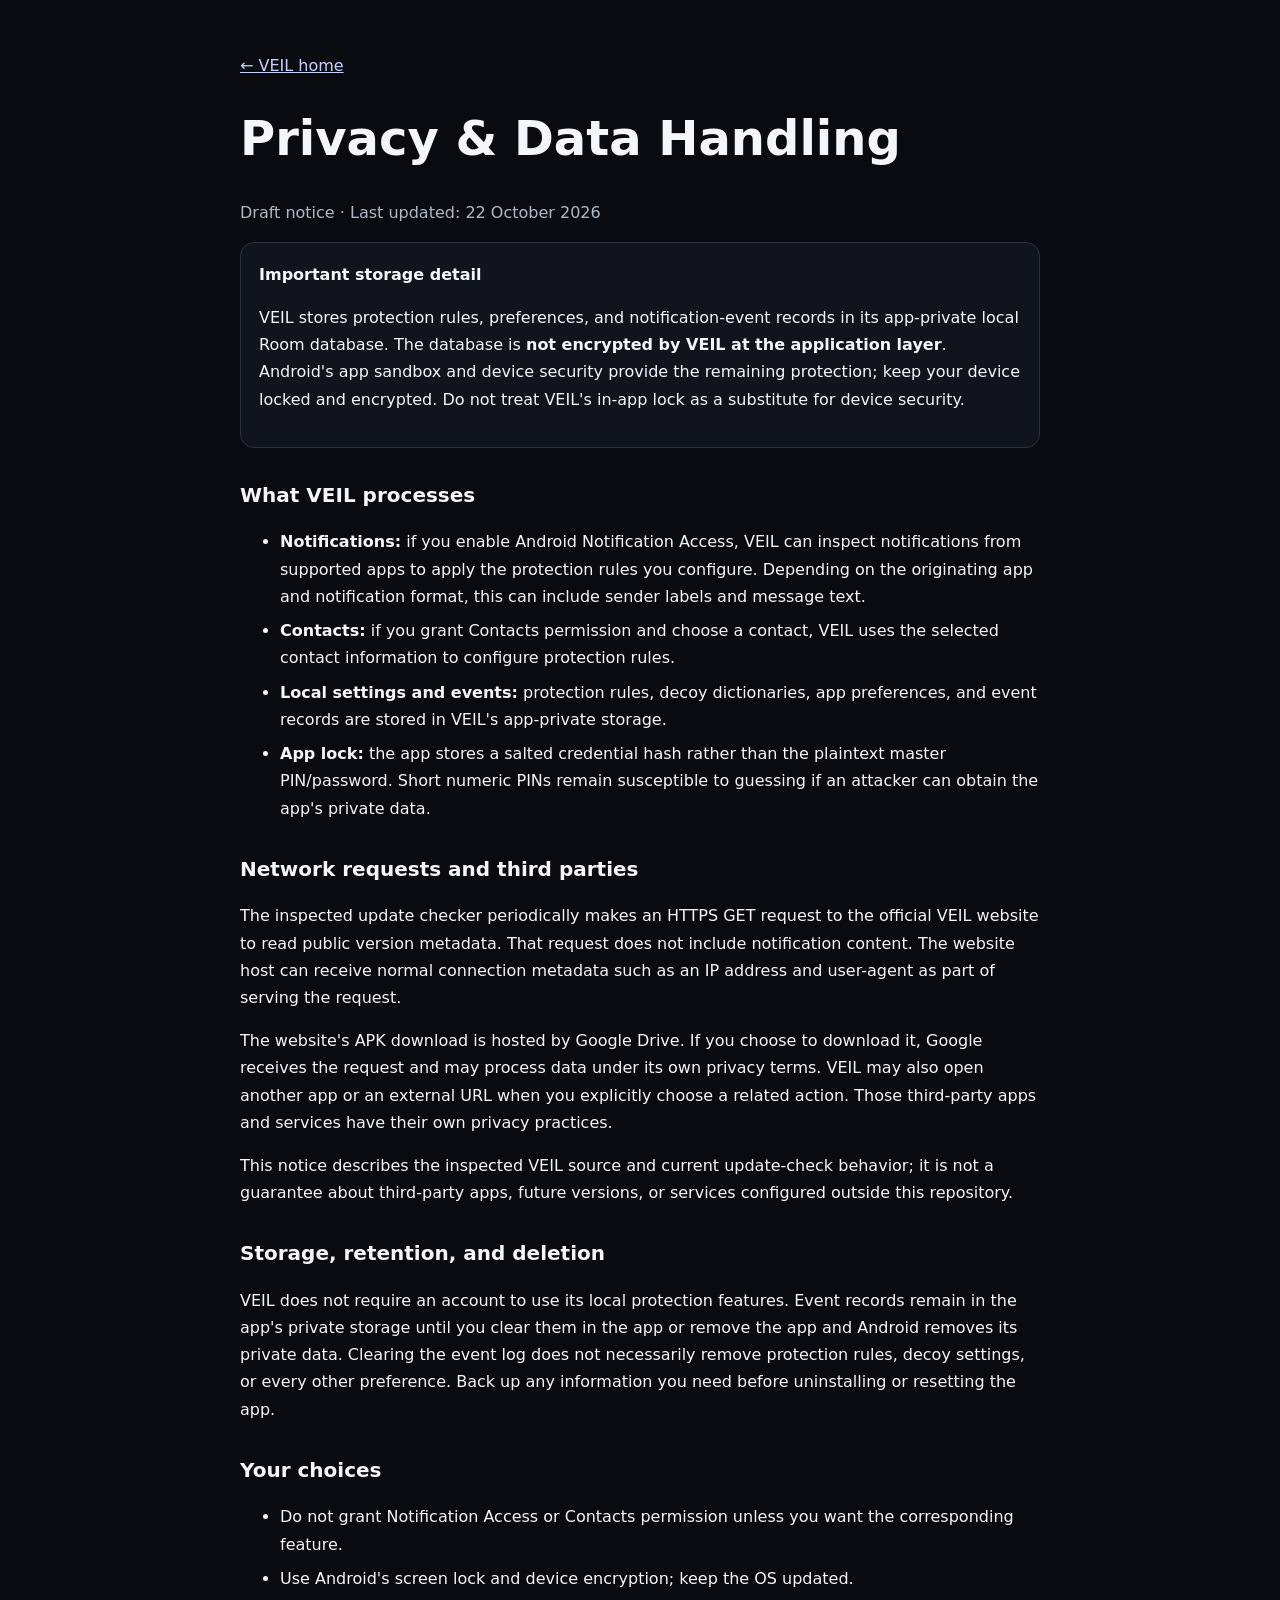
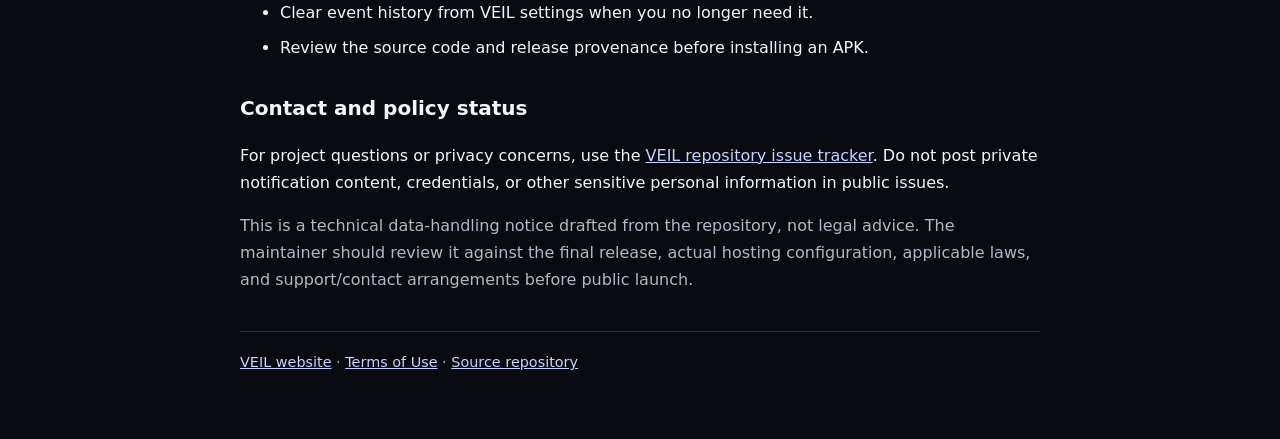
<file: docs/privacy.html>
<!doctype html>
<html lang="en">
<head>
  <meta charset="utf-8">
  <meta name="viewport" content="width=device-width, initial-scale=1">
  <meta name="description" content="VEIL Android app privacy and data-handling notice.">
  <meta name="theme-color" content="#090b10">
  <title>Privacy &amp; Data Handling — VEIL</title>
  <style>
    :root{color-scheme:dark;--bg:#090b10;--panel:#10141c;--text:#f4f6fb;--muted:#b0b8c8;--line:#2a3140;--accent:#c6d2ff}
    *{box-sizing:border-box}body{margin:0;background:var(--bg);color:var(--text);font:16px/1.7 system-ui,-apple-system,BlinkMacSystemFont,"Segoe UI",sans-serif}
    main{width:min(100% - 32px,800px);margin:0 auto;padding:36px 0 64px}a{color:var(--accent)}h1{font-size:clamp(2rem,7vw,3rem);line-height:1.15}h2{font-size:1.25rem;margin-top:30px}.updated,.note{color:var(--muted)}.panel{padding:18px;border:1px solid var(--line);border-radius:14px;background:var(--panel)}li{margin:.45rem 0}footer{margin-top:38px;padding-top:18px;border-top:1px solid var(--line);color:var(--muted);font-size:.9rem}
  </style>
</head>
<body>
<main>
  <p><a href="./">← VEIL home</a></p>
  <h1>Privacy &amp; Data Handling</h1>
  <p class="updated">Draft notice · Last updated: 22 October 2026</p>
  <div class="panel">
    <strong>Important storage detail</strong>
    <p>VEIL stores protection rules, preferences, and notification-event records in its app-private local Room database. The database is <strong>not encrypted by VEIL at the application layer</strong>. Android's app sandbox and device security provide the remaining protection; keep your device locked and encrypted. Do not treat VEIL's in-app lock as a substitute for device security.</p>
  </div>

  <h2>What VEIL processes</h2>
  <ul>
    <li><strong>Notifications:</strong> if you enable Android Notification Access, VEIL can inspect notifications from supported apps to apply the protection rules you configure. Depending on the originating app and notification format, this can include sender labels and message text.</li>
    <li><strong>Contacts:</strong> if you grant Contacts permission and choose a contact, VEIL uses the selected contact information to configure protection rules.</li>
    <li><strong>Local settings and events:</strong> protection rules, decoy dictionaries, app preferences, and event records are stored in VEIL's app-private storage.</li>
    <li><strong>App lock:</strong> the app stores a salted credential hash rather than the plaintext master PIN/password. Short numeric PINs remain susceptible to guessing if an attacker can obtain the app's private data.</li>
  </ul>

  <h2>Network requests and third parties</h2>
  <p>The inspected update checker periodically makes an HTTPS GET request to the official VEIL website to read public version metadata. That request does not include notification content. The website host can receive normal connection metadata such as an IP address and user-agent as part of serving the request.</p>
  <p>The website's APK download is hosted by Google Drive. If you choose to download it, Google receives the request and may process data under its own privacy terms. VEIL may also open another app or an external URL when you explicitly choose a related action. Those third-party apps and services have their own privacy practices.</p>
  <p>This notice describes the inspected VEIL source and current update-check behavior; it is not a guarantee about third-party apps, future versions, or services configured outside this repository.</p>

  <h2>Storage, retention, and deletion</h2>
  <p>VEIL does not require an account to use its local protection features. Event records remain in the app's private storage until you clear them in the app or remove the app and Android removes its private data. Clearing the event log does not necessarily remove protection rules, decoy settings, or every other preference. Back up any information you need before uninstalling or resetting the app.</p>

  <h2>Your choices</h2>
  <ul>
    <li>Do not grant Notification Access or Contacts permission unless you want the corresponding feature.</li>
    <li>Use Android's screen lock and device encryption; keep the OS updated.</li>
    <li>Clear event history from VEIL settings when you no longer need it.</li>
    <li>Review the source code and release provenance before installing an APK.</li>
  </ul>

  <h2>Contact and policy status</h2>
  <p>For project questions or privacy concerns, use the <a href="https://github.com/puttishiva147/Veil-Privacy-Focused-/issues">VEIL repository issue tracker</a>. Do not post private notification content, credentials, or other sensitive personal information in public issues.</p>
  <p class="note">This is a technical data-handling notice drafted from the repository, not legal advice. The maintainer should review it against the final release, actual hosting configuration, applicable laws, and support/contact arrangements before public launch.</p>
  <footer><a href="./">VEIL website</a> · <a href="./terms.html">Terms of Use</a> · <a href="https://github.com/puttishiva147/Veil-Privacy-Focused-">Source repository</a></footer>
</main>
</body>
</html>
</file>
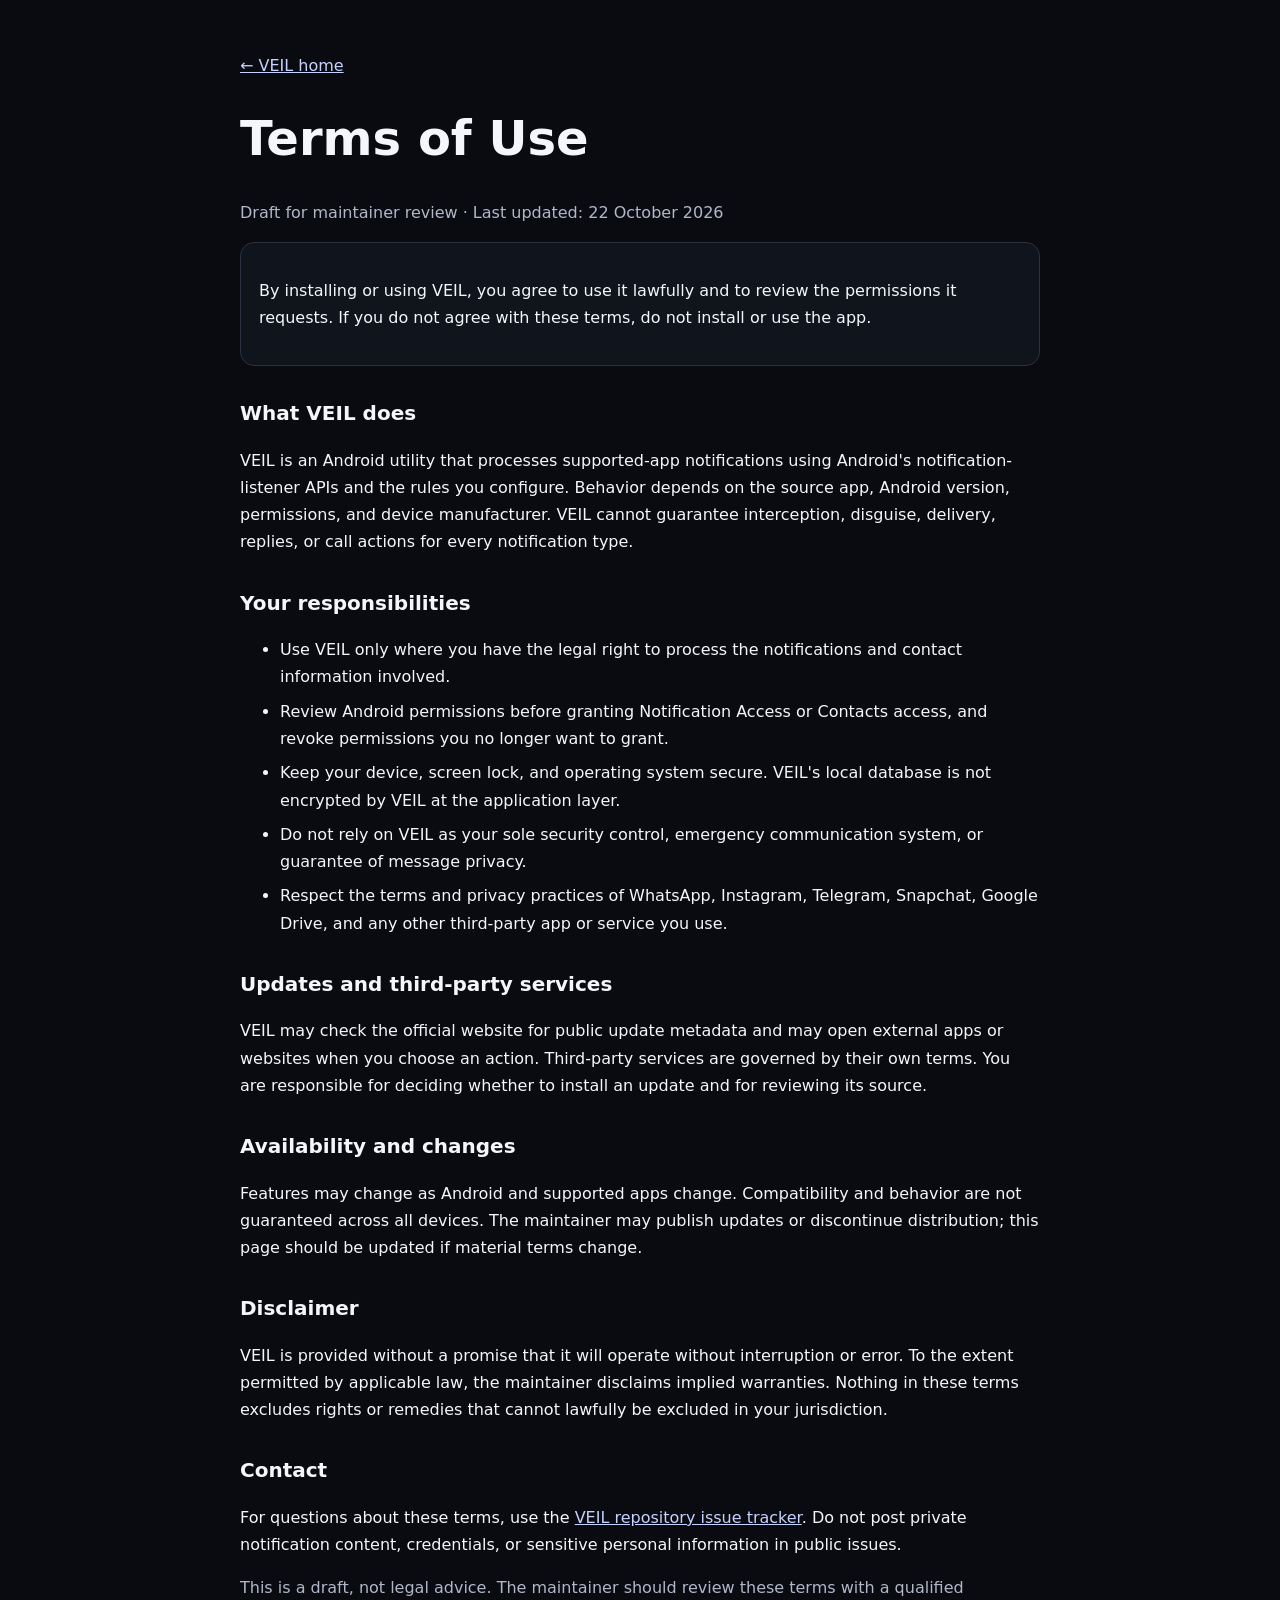
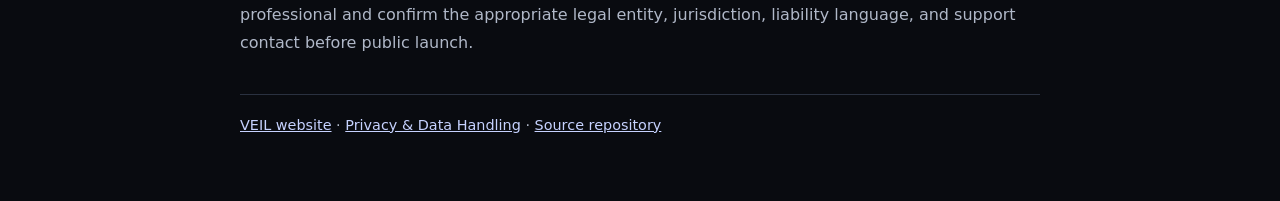
<file: docs/terms.html>
<!doctype html>
<html lang="en">
<head>
  <meta charset="utf-8">
  <meta name="viewport" content="width=device-width, initial-scale=1">
  <meta name="description" content="VEIL Android app terms of use.">
  <meta name="theme-color" content="#090b10">
  <title>Terms of Use — VEIL</title>
  <style>
    :root{color-scheme:dark;--bg:#090b10;--panel:#10141c;--text:#f4f6fb;--muted:#b0b8c8;--line:#2a3140;--accent:#c6d2ff}
    *{box-sizing:border-box}body{margin:0;background:var(--bg);color:var(--text);font:16px/1.7 system-ui,-apple-system,BlinkMacSystemFont,"Segoe UI",sans-serif}
    main{width:min(100% - 32px,800px);margin:0 auto;padding:36px 0 64px}a{color:var(--accent)}h1{font-size:clamp(2rem,7vw,3rem);line-height:1.15}h2{font-size:1.25rem;margin-top:30px}.updated,.note{color:var(--muted)}.panel{padding:18px;border:1px solid var(--line);border-radius:14px;background:var(--panel)}li{margin:.45rem 0}footer{margin-top:38px;padding-top:18px;border-top:1px solid var(--line);color:var(--muted);font-size:.9rem}
  </style>
</head>
<body>
<main>
  <p><a href="./">← VEIL home</a></p>
  <h1>Terms of Use</h1>
  <p class="updated">Draft for maintainer review · Last updated: 22 October 2026</p>
  <div class="panel">
    <p>By installing or using VEIL, you agree to use it lawfully and to review the permissions it requests. If you do not agree with these terms, do not install or use the app.</p>
  </div>

  <h2>What VEIL does</h2>
  <p>VEIL is an Android utility that processes supported-app notifications using Android's notification-listener APIs and the rules you configure. Behavior depends on the source app, Android version, permissions, and device manufacturer. VEIL cannot guarantee interception, disguise, delivery, replies, or call actions for every notification type.</p>

  <h2>Your responsibilities</h2>
  <ul>
    <li>Use VEIL only where you have the legal right to process the notifications and contact information involved.</li>
    <li>Review Android permissions before granting Notification Access or Contacts access, and revoke permissions you no longer want to grant.</li>
    <li>Keep your device, screen lock, and operating system secure. VEIL's local database is not encrypted by VEIL at the application layer.</li>
    <li>Do not rely on VEIL as your sole security control, emergency communication system, or guarantee of message privacy.</li>
    <li>Respect the terms and privacy practices of WhatsApp, Instagram, Telegram, Snapchat, Google Drive, and any other third-party app or service you use.</li>
  </ul>

  <h2>Updates and third-party services</h2>
  <p>VEIL may check the official website for public update metadata and may open external apps or websites when you choose an action. Third-party services are governed by their own terms. You are responsible for deciding whether to install an update and for reviewing its source.</p>

  <h2>Availability and changes</h2>
  <p>Features may change as Android and supported apps change. Compatibility and behavior are not guaranteed across all devices. The maintainer may publish updates or discontinue distribution; this page should be updated if material terms change.</p>

  <h2>Disclaimer</h2>
  <p>VEIL is provided without a promise that it will operate without interruption or error. To the extent permitted by applicable law, the maintainer disclaims implied warranties. Nothing in these terms excludes rights or remedies that cannot lawfully be excluded in your jurisdiction.</p>

  <h2>Contact</h2>
  <p>For questions about these terms, use the <a href="https://github.com/puttishiva147/Veil-Privacy-Focused-/issues">VEIL repository issue tracker</a>. Do not post private notification content, credentials, or sensitive personal information in public issues.</p>
  <p class="note">This is a draft, not legal advice. The maintainer should review these terms with a qualified professional and confirm the appropriate legal entity, jurisdiction, liability language, and support contact before public launch.</p>
  <footer><a href="./">VEIL website</a> · <a href="./privacy.html">Privacy &amp; Data Handling</a> · <a href="https://github.com/puttishiva147/Veil-Privacy-Focused-">Source repository</a></footer>
</main>
</body>
</html>
</file>
